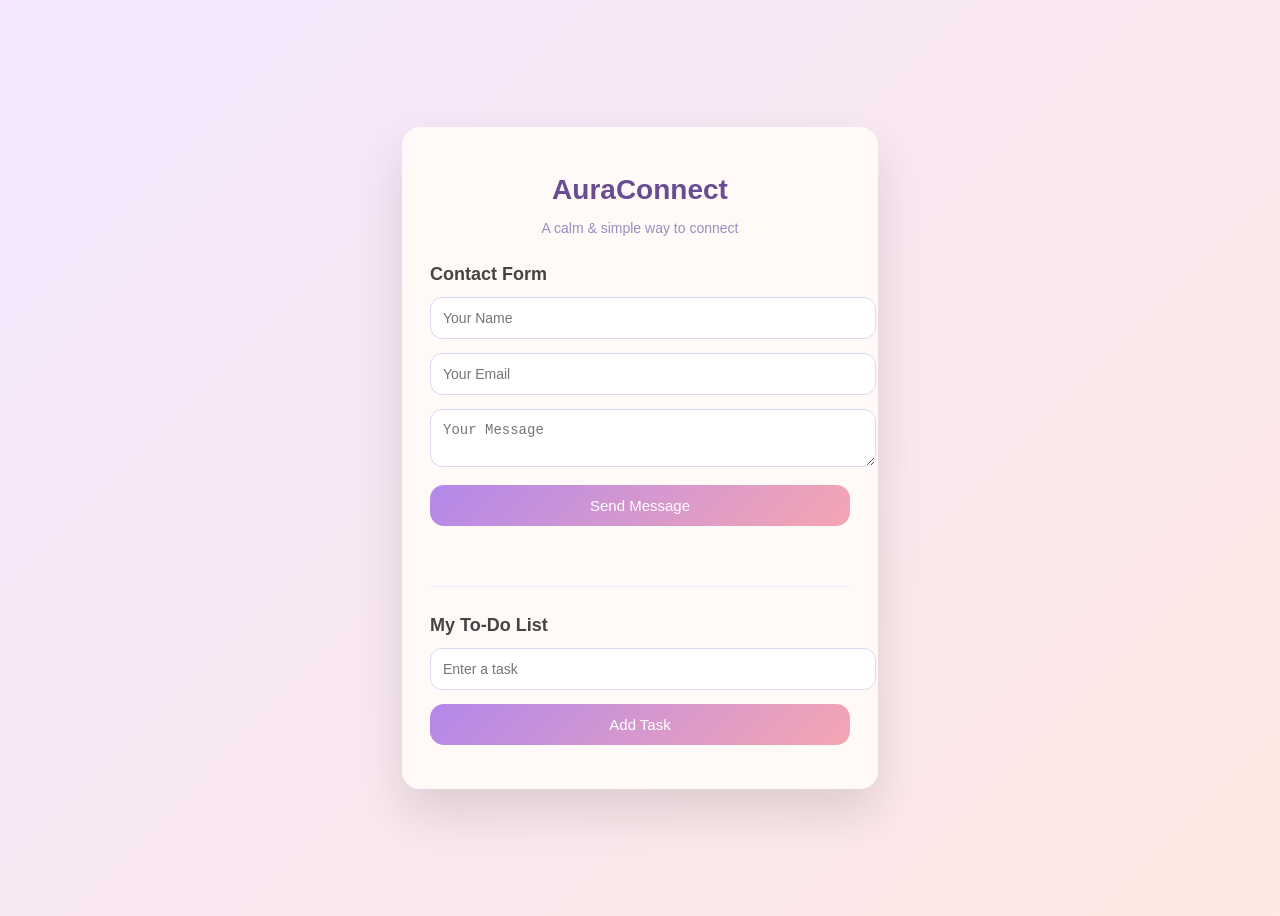
<file: task-2 intermediate web/index.html>
<!DOCTYPE html>
<html lang="en">
<head>
  <meta charset="UTF-8">
  <title>AuraConnect – Contact Web Application</title>
  <link rel="stylesheet" href="style.css">
</head>
<body>

  <div class="container">

    <h1>AuraConnect</h1>
    <p class="subtitle">A calm & simple way to connect</p>

    <h2>Contact Form</h2>

    <form id="contactForm">

      <input type="text" id="name" placeholder="Your Name">

      <input type="email" id="email" placeholder="Your Email">

      <textarea id="message" placeholder="Your Message"></textarea>

      <button type="submit">Send Message</button>

      <!-- Inline popup message -->
      <div id="popup"></div>

    </form>

    <hr>

    <h2>My To-Do List</h2>

    <input type="text" id="taskInput" placeholder="Enter a task">
    <button onclick="addTask()">Add Task</button>

    <ul id="taskList"></ul>

  </div>

  <script src="script.js"></script>
</body>
</html>
</file>
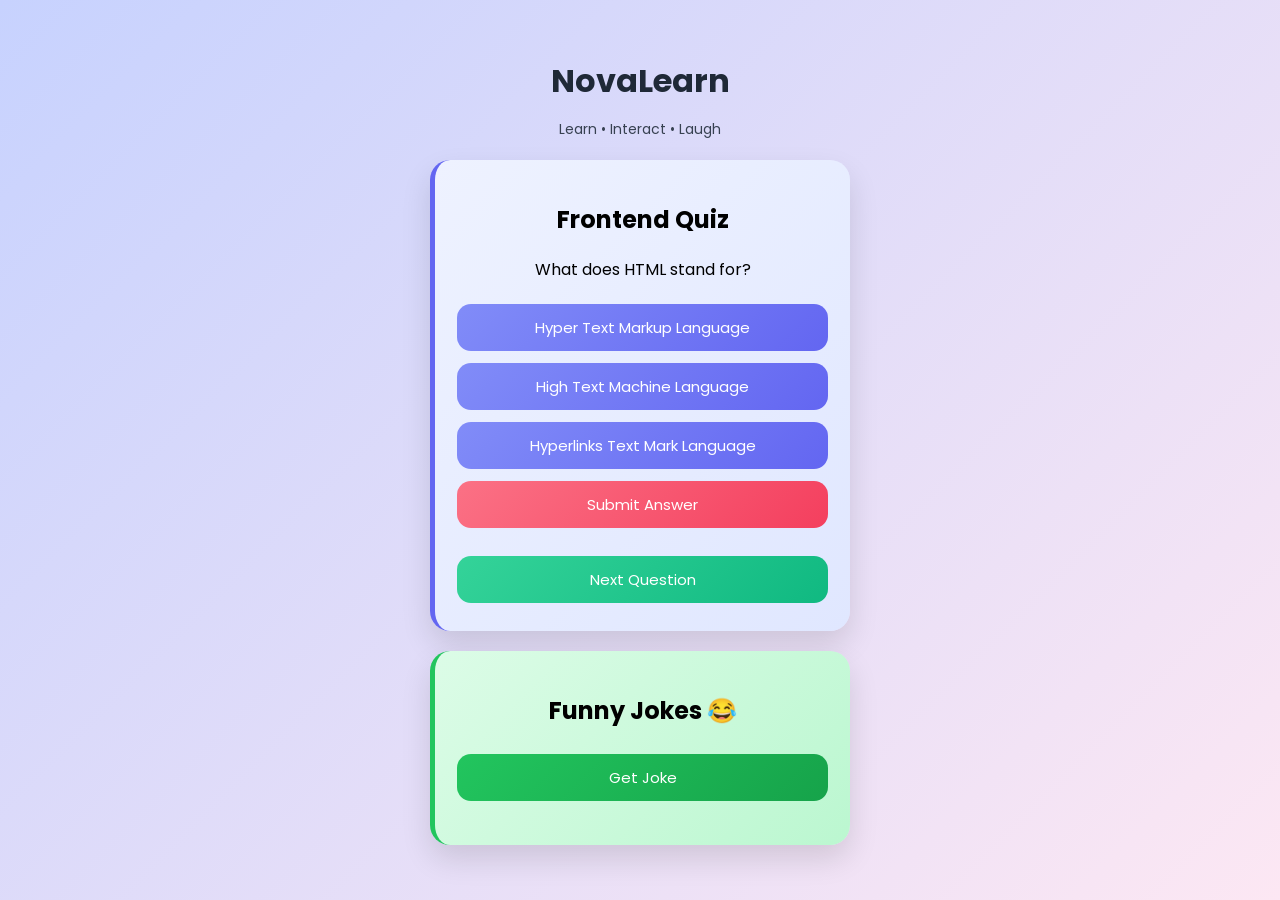
<file: task-3 advanced styling & javascript/index.html>
<!DOCTYPE html>
<html lang="en">
<head>
  <meta charset="UTF-8">
  <title>NovaLearn</title>
  <link rel="stylesheet" href="style.css">
  <link href="https://fonts.googleapis.com/css2?family=Poppins:wght@300;400;600&display=swap" rel="stylesheet">
</head>
<body>

  <div class="container">
    <h1>NovaLearn</h1>
    <p class="tagline">Learn • Interact • Laugh</p>

    <!-- QUIZ SECTION -->
    <div class="card quiz-card">
      <h2>Frontend Quiz</h2>

      <p id="question"></p>
      <div id="options"></div>

      <button class="submit-btn" onclick="submitAnswer()">Submit Answer</button>
      <p id="result"></p>

      <button class="next-btn" onclick="nextQuestion()">Next Question</button>
    </div>

    <!-- JOKES SECTION -->
    <div class="card joke-card">
      <h2>Funny Jokes 😂</h2>
      <button class="joke-btn" onclick="getJoke()">Get Joke</button>
      <p id="joke"></p>
    </div>
  </div>

  <script src="script.js"></script>
</body>
</html>
</file>
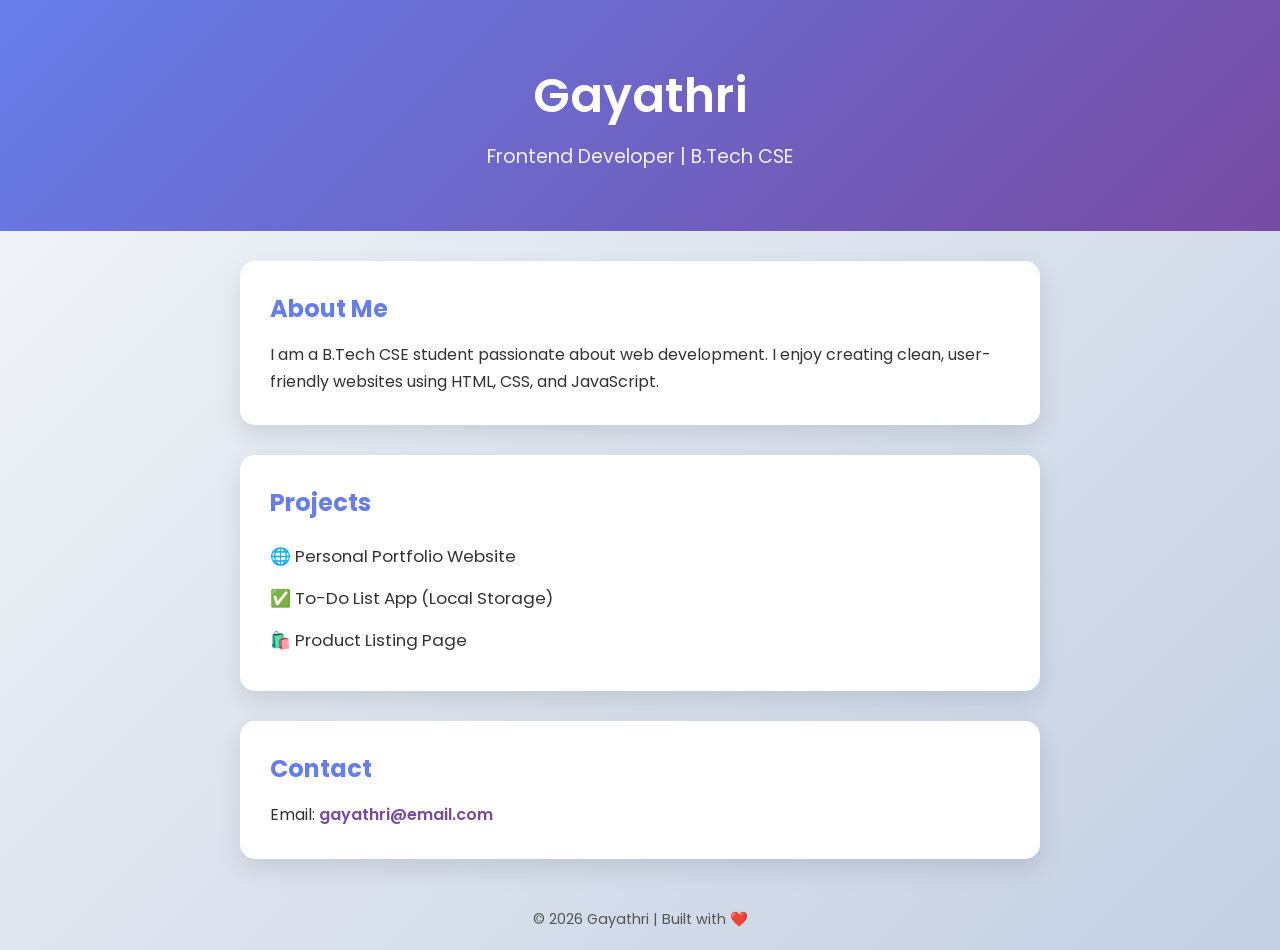
<file: task-4/portfolio/index.html>
<!DOCTYPE html>
<html lang="en">
<head>
  <meta charset="UTF-8">
  <title>Gayathri | Portfolio</title>

  <!-- Google Font -->
  <link href="https://fonts.googleapis.com/css2?family=Poppins:wght@300;400;600&display=swap" rel="stylesheet">

  <link rel="stylesheet" href="style.css">
</head>
<body>

  <!-- HERO SECTION -->
  <header class="hero">
    <h1>Gayathri</h1>
    <p>Frontend Developer | B.Tech CSE</p>
  </header>

  <!-- ABOUT -->
  <section class="card">
    <h2>About Me</h2>
    <p>
      I am a B.Tech CSE student passionate about web development.
      I enjoy creating clean, user-friendly websites using HTML, CSS, and JavaScript.
    </p>
  </section>

  <!-- PROJECTS -->
  <section class="card">
    <h2>Projects</h2>
    <ul>
      <li>🌐 Personal Portfolio Website</li>
      <li>✅ To-Do List App (Local Storage)</li>
      <li>🛍️ Product Listing Page</li>
    </ul>
  </section>

  <!-- CONTACT -->
  <section class="card">
    <h2>Contact</h2>
    <p>Email: <span class="highlight">gayathri@email.com</span></p>
  </section>

  <!-- FOOTER -->
  <footer>
    <p>© 2026 Gayathri | Built with ❤️</p>
  </footer>

</body>
</html>
</file>
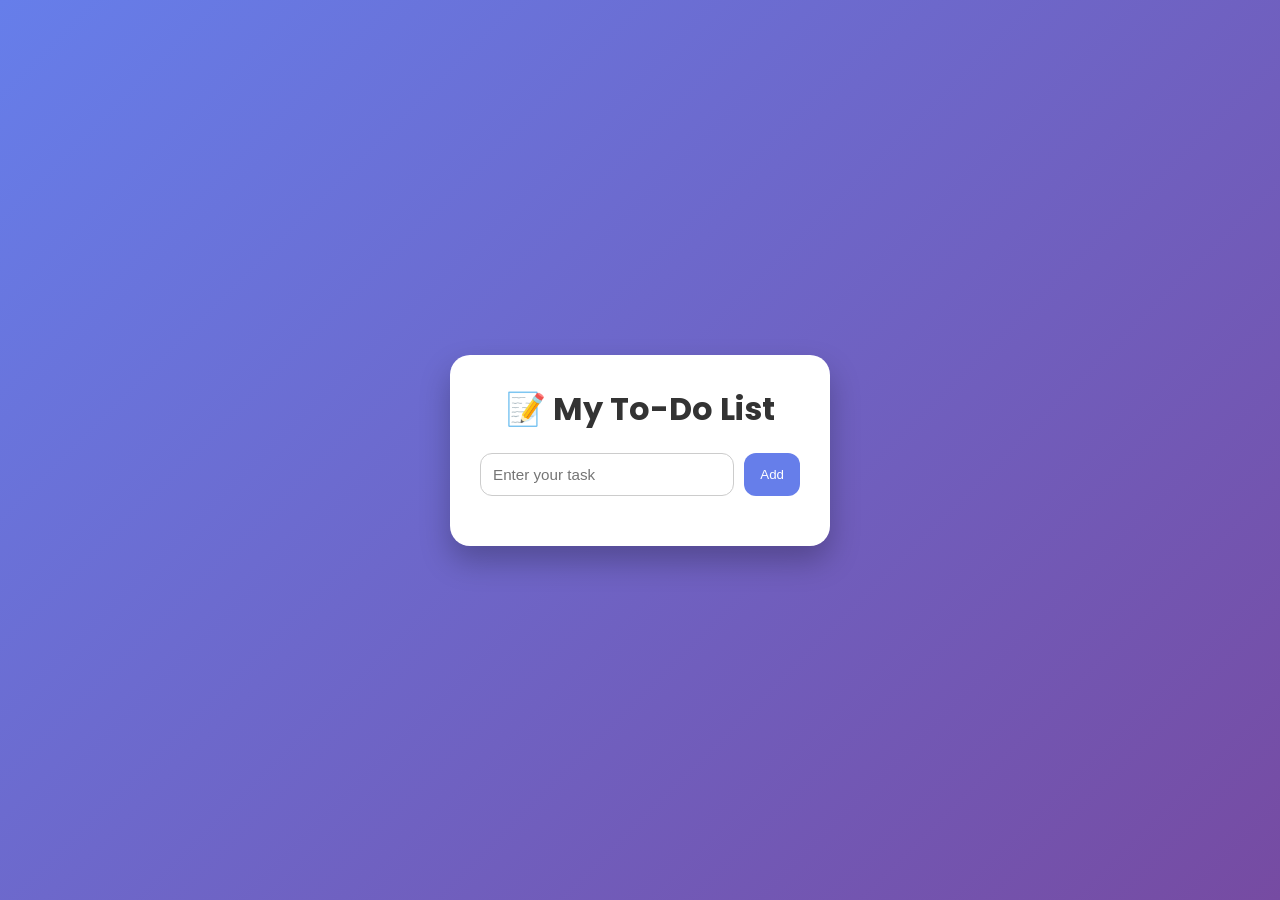
<file: task-4/portfolio/todo-app/index.html>
<!DOCTYPE html>
<html lang="en">
<head>
  <meta charset="UTF-8">
  <title>To-Do List App</title>

  <!-- Google Font -->
  <link href="https://fonts.googleapis.com/css2?family=Poppins:wght@300;400;600&display=swap" rel="stylesheet">

  <link rel="stylesheet" href="style.css">
</head>
<body>

  <div class="todo-container">
    <h1>📝 My To-Do List</h1>

    <div class="input-area">
      <input type="text" id="task" placeholder="Enter your task">
      <button onclick="addTask()">Add</button>
    </div>

    <ul id="list"></ul>
  </div>

  <script src="script.js"></script>
</body>
</html>
</file>
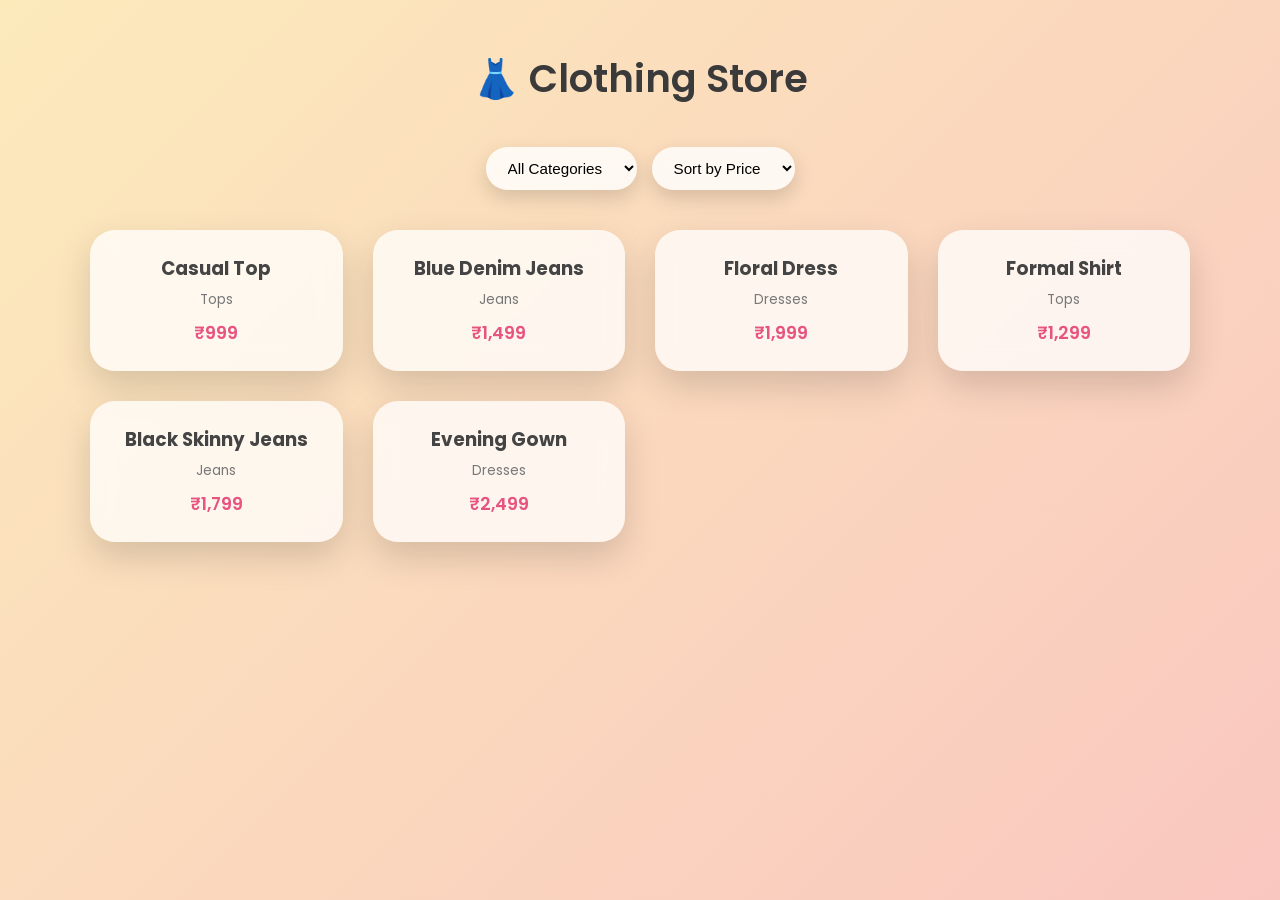
<file: task-4/portfolio/todo-app/product-list/index.html>
<!DOCTYPE html>
<html lang="en">
<head>
  <meta charset="UTF-8">
  <title>Clothing Store</title>

  <!-- Google Font -->
  <link href="https://fonts.googleapis.com/css2?family=Poppins:wght@300;400;600&display=swap" rel="stylesheet">

  <style>
    * {
      margin: 0;
      padding: 0;
      box-sizing: border-box;
    }

    body {
      font-family: 'Poppins', sans-serif;
      min-height: 100vh;
      background: linear-gradient(135deg, #fceabb, #f8b5c2, #cfd9df);
      background-size: 300% 300%;
      animation: gradientMove 10s ease infinite;
      padding: 50px 20px;
    }

    @keyframes gradientMove {
      0% { background-position: 0% 50%; }
      50% { background-position: 100% 50%; }
      100% { background-position: 0% 50%; }
    }

    h1 {
      text-align: center;
      margin-bottom: 40px;
      color: #3a3a3a;
      font-weight: 600;
      font-size: 2.4rem;
    }

    /* CONTROLS */
    .controls {
      display: flex;
      justify-content: center;
      gap: 15px;
      margin-bottom: 40px;
      flex-wrap: wrap;
    }

    select {
      padding: 12px 18px;
      border-radius: 30px;
      border: none;
      outline: none;
      font-size: 0.95rem;
      background: rgba(255,255,255,0.8);
      backdrop-filter: blur(10px);
      box-shadow: 0 8px 20px rgba(0,0,0,0.15);
      cursor: pointer;
    }

    /* PRODUCTS GRID */
    .products {
      max-width: 1100px;
      margin: auto;
      display: grid;
      grid-template-columns: repeat(auto-fit, minmax(240px, 1fr));
      gap: 30px;
    }

    /* PRODUCT CARD */
    .product {
      background: rgba(255,255,255,0.75);
      backdrop-filter: blur(12px);
      padding: 25px;
      border-radius: 25px;
      text-align: center;
      box-shadow: 0 15px 35px rgba(0,0,0,0.15);
      transition: transform 0.35s ease, box-shadow 0.35s ease;
    }

    .product:hover {
      transform: translateY(-10px);
      box-shadow: 0 25px 45px rgba(0,0,0,0.25);
    }

    .product h3 {
      margin-bottom: 8px;
      color: #444;
      font-size: 1.15rem;
    }

    .category {
      font-size: 0.85rem;
      color: #777;
      margin-bottom: 10px;
    }

    .price {
      font-weight: 600;
      color: #e75480;
      font-size: 1.1rem;
    }
  </style>
</head>
<body>

  <h1>👗  Clothing Store</h1>

  <div class="controls">
    <select onchange="filterProducts(this.value)">
      <option value="all">All Categories</option>
      <option value="tops">Tops</option>
      <option value="jeans">Jeans</option>
      <option value="dresses">Dresses</option>
    </select>

    <select onchange="sortProducts(this.value)">
      <option value="">Sort by Price</option>
      <option value="low">Low → High</option>
      <option value="high">High → Low</option>
    </select>
  </div>

  <div class="products" id="productList">

    <div class="product" data-category="tops" data-price="999">
      <h3>Casual Top</h3>
      <p class="category">Tops</p>
      <p class="price">₹999</p>
    </div>

    <div class="product" data-category="jeans" data-price="1499">
      <h3>Blue Denim Jeans</h3>
      <p class="category">Jeans</p>
      <p class="price">₹1,499</p>
    </div>

    <div class="product" data-category="dresses" data-price="1999">
      <h3>Floral Dress</h3>
      <p class="category">Dresses</p>
      <p class="price">₹1,999</p>
    </div>

    <div class="product" data-category="tops" data-price="1299">
      <h3>Formal Shirt</h3>
      <p class="category">Tops</p>
      <p class="price">₹1,299</p>
    </div>

    <div class="product" data-category="jeans" data-price="1799">
      <h3>Black Skinny Jeans</h3>
      <p class="category">Jeans</p>
      <p class="price">₹1,799</p>
    </div>

    <div class="product" data-category="dresses" data-price="2499">
      <h3>Evening Gown</h3>
      <p class="category">Dresses</p>
      <p class="price">₹2,499</p>
    </div>

  </div>

  <script>
    function filterProducts(category) {
      let products = document.querySelectorAll(".product");
      products.forEach(product => {
        product.style.display =
          category === "all" || product.dataset.category === category
          ? "block" : "none";
      });
    }

    function sortProducts(order) {
      let container = document.getElementById("productList");
      let products = Array.from(container.children);
      if (order === "") return;

      products.sort((a, b) => {
        let aPrice = parseInt(a.dataset.price);
        let bPrice = parseInt(b.dataset.price);
        return order === "low" ? aPrice - bPrice : bPrice - aPrice;
      });

      products.forEach(p => container.appendChild(p));
    }
  </script>

</body>
</html>
</file>
<file: task-2 intermediate web/style.css>
body {
  font-family: 'Segoe UI', sans-serif;
  background: linear-gradient(135deg, #f3e7ff, #ffe9e3);
  min-height: 100vh;
  display: flex;
  align-items: center;
  justify-content: center;
}

/* Main Card */
.container {
  width: 100%;
  max-width: 420px;
  background: #fffaf7;
  padding: 28px;
  border-radius: 18px;
  box-shadow: 0 25px 50px rgba(0,0,0,0.12);
}

/* Headings */
h1 {
  text-align: center;
  color: #6a4c93;
  font-size: 28px;
  margin-bottom: 4px;
}

.subtitle {
  text-align: center;
  color: #9a8fbf;
  font-size: 14px;
  margin-bottom: 28px;
}

h2 {
  color: #444;
  margin-bottom: 12px;
  font-size: 18px;
}

/* Inputs */
input, textarea {
  width: 100%;
  padding: 12px;
  margin-bottom: 14px;
  border: 1px solid #e0d7f3;
  border-radius: 12px;
  font-size: 14px;
  outline: none;
}

input:focus, textarea:focus {
  border-color: #b388eb;
  box-shadow: 0 0 8px rgba(179,136,235,0.35);
}

/* Buttons */
button {
  width: 100%;
  padding: 12px;
  background: linear-gradient(135deg, #b388eb, #f6a6b2);
  color: white;
  border: none;
  border-radius: 14px;
  font-size: 15px;
  cursor: pointer;
  transition: transform 0.2s ease, box-shadow 0.2s ease;
}

button:hover {
  transform: translateY(-3px);
  box-shadow: 0 12px 25px rgba(0,0,0,0.18);
}

/* Divider */
hr {
  margin: 28px 0;
  border: none;
  height: 1px;
  background: #f0e6ff;
}

/* To-do list */
ul {
  list-style: none;
  padding: 0;
}

li {
  background: #f7f0ff;
  padding: 12px;
  border-radius: 12px;
  margin-bottom: 10px;
  cursor: pointer;
  color: #5e548e;
  transition: background 0.2s ease, transform 0.2s ease;
}

li:hover {
  background: #e9ddff;
  transform: scale(1.02);
}

/* Inline Popup */
#popup {
  margin-top: 12px;
  text-align: center;
  font-size: 14px;
  padding: 10px;
  border-radius: 10px;
}

/* Success popup */
.popup-success {
  background: #ede7f6;
  color: #6a4c93;
  border: 1px solid #d1c4e9;
}

/* Error popup */
.popup-error {
  background: #fdecea;
  color: #c62828;
  border: 1px solid #f5c6cb;
}
</file>
<file: task-3 advanced styling & javascript/style.css>
* {
  box-sizing: border-box;
  font-family: 'Poppins', sans-serif;
}

body {
  margin: 0;
  min-height: 100vh;
  background: linear-gradient(135deg, #c7d2fe, #fce7f3);
  display: flex;
  justify-content: center;
  align-items: center;
}

.container {
  width: 420px;
  text-align: center;
}

h1 {
  margin-bottom: 4px;
  color: #1f2937;
}

.tagline {
  font-size: 14px;
  color: #374151;
  margin-bottom: 20px;
}

.card {
  padding: 22px;
  border-radius: 20px;
  margin-bottom: 20px;
  box-shadow: 0 14px 30px rgba(0,0,0,0.12);
}

/* QUIZ CARD */
.quiz-card {
  background: linear-gradient(135deg, #eef2ff, #e0e7ff);
  border-left: 5px solid #6366f1;
}

/* JOKE CARD */
.joke-card {
  background: linear-gradient(135deg, #dcfce7, #bbf7d0);
  border-left: 5px solid #22c55e;
}

/* BUTTONS */
button {
  width: 100%;
  padding: 12px;
  margin: 6px 0;
  border: none;
  border-radius: 14px;
  font-size: 15px;
  cursor: pointer;
  color: white;
}

/* OPTION BUTTONS */
#options button {
  background: linear-gradient(135deg, #818cf8, #6366f1);
}

/* SUBMIT */
.submit-btn {
  background: linear-gradient(135deg, #fb7185, #f43f5e);
}

/* NEXT */
.next-btn {
  background: linear-gradient(135deg, #34d399, #10b981);
}

/* JOKE BUTTON */
.joke-btn {
  background: linear-gradient(135deg, #22c55e, #16a34a);
}

#result {
  font-weight: 600;
  margin-top: 8px;
}

#joke {
  margin-top: 12px;
  font-style: italic;
  color: #065f46;
}

/* RESPONSIVE */
@media (max-width: 600px) {
  .container {
    width: 90%;
  }
}
</file>
<file: task-4/portfolio/style.css>
* {
  margin: 0;
  padding: 0;
  box-sizing: border-box;
}

body {
  font-family: 'Poppins', sans-serif;
  background: linear-gradient(135deg, #f5f7fa, #c3cfe2);
  color: #333;
}

/* HERO SECTION */
.hero {
  background: linear-gradient(135deg, #667eea, #764ba2);
  color: white;
  text-align: center;
  padding: 60px 20px;
}

.hero h1 {
  font-size: 3rem;
  font-weight: 600;
}

.hero p {
  font-size: 1.2rem;
  margin-top: 10px;
  opacity: 0.9;
}

/* CARD SECTIONS */
.card {
  background: white;
  max-width: 800px;
  margin: 30px auto;
  padding: 30px;
  border-radius: 15px;
  box-shadow: 0 10px 25px rgba(0,0,0,0.1);
}

.card h2 {
  color: #667eea;
  margin-bottom: 15px;
}

.card p {
  line-height: 1.7;
}

.card ul {
  list-style: none;
}

.card li {
  padding: 8px 0;
  font-size: 1.05rem;
}

/* HIGHLIGHT */
.highlight {
  color: #764ba2;
  font-weight: 600;
}

/* FOOTER */
footer {
  text-align: center;
  padding: 20px;
  color: #555;
  font-size: 0.9rem;
}
</file>
<file: task-4/portfolio/todo-app/style.css>
* {
  margin: 0;
  padding: 0;
  box-sizing: border-box;
}

body {
  font-family: 'Poppins', sans-serif;
  min-height: 100vh;
  background: linear-gradient(135deg, #667eea, #764ba2);
  display: flex;
  justify-content: center;
  align-items: center;
}

/* MAIN CONTAINER */
.todo-container {
  background: #ffffff;
  width: 380px;
  padding: 30px;
  border-radius: 20px;
  box-shadow: 0 15px 30px rgba(0,0,0,0.25);
}

/* TITLE */
.todo-container h1 {
  text-align: center;
  margin-bottom: 20px;
  color: #333;
}

/* INPUT AREA */
.input-area {
  display: flex;
  gap: 10px;
}

.input-area input {
  flex: 1;
  padding: 12px;
  border-radius: 12px;
  border: 1px solid #ccc;
  outline: none;
  font-size: 0.95rem;
}

.input-area button {
  background: #667eea;
  color: white;
  border: none;
  padding: 12px 16px;
  border-radius: 12px;
  cursor: pointer;
  font-weight: 500;
}

.input-area button:hover {
  background: #5563d6;
}

/* TASK LIST */
ul {
  margin-top: 20px;
}

li {
  background: #f3f4f6;
  padding: 12px;
  border-radius: 12px;
  margin-bottom: 10px;
  font-size: 0.9rem;
}
</file>
